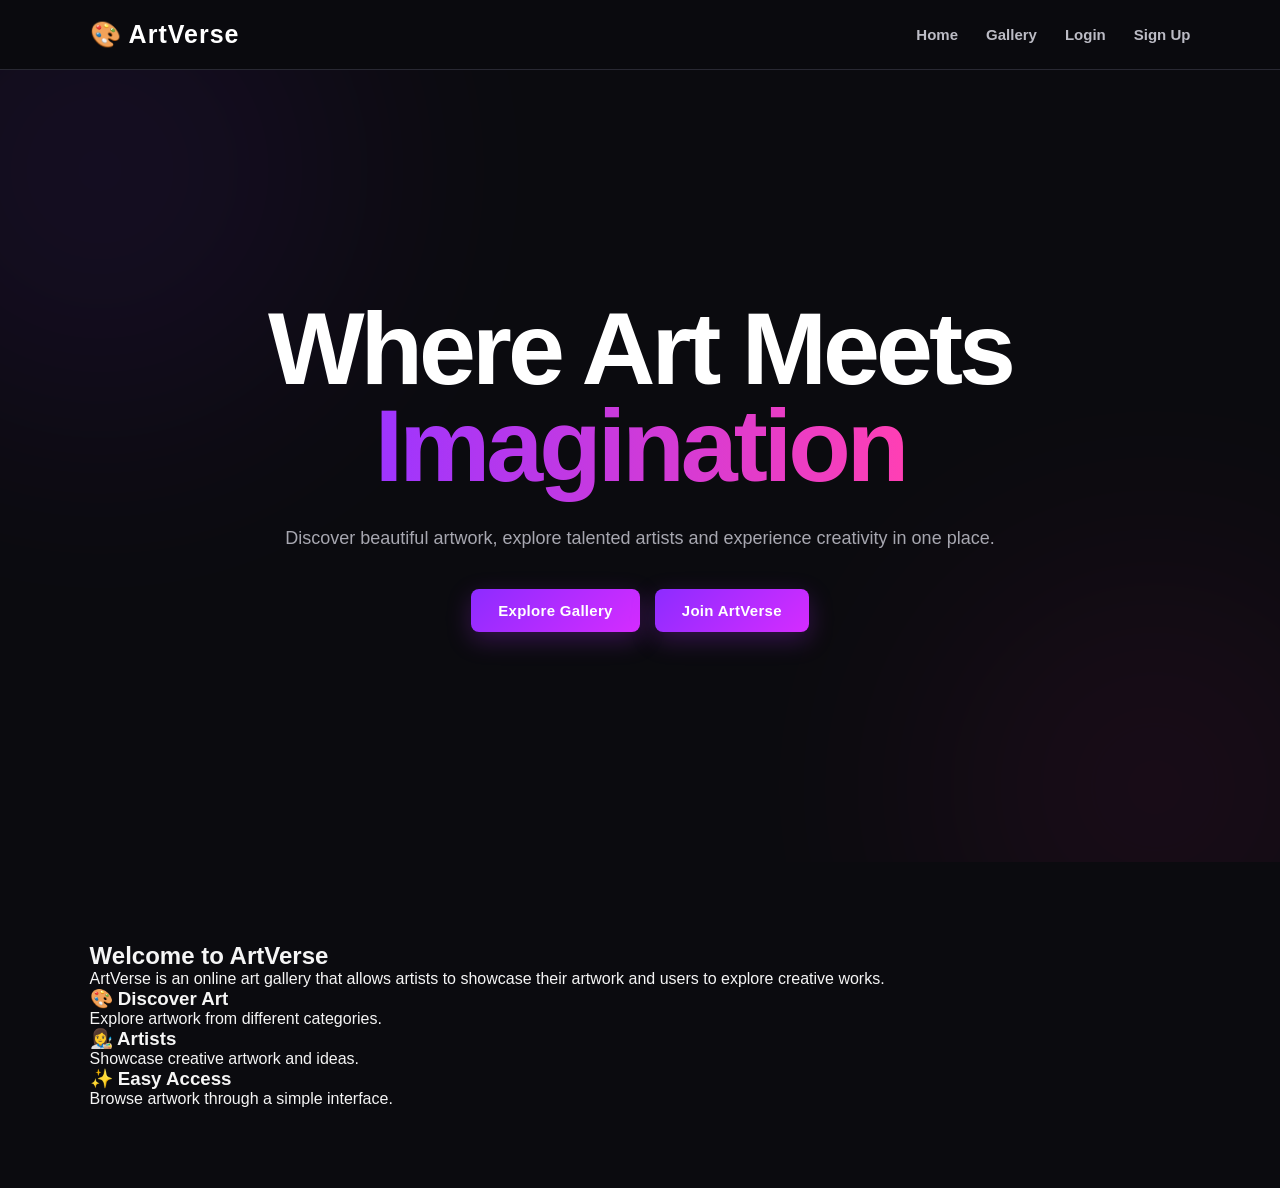
<file: index.html>
<!DOCTYPE html>
<html lang="en">

<head>
    <meta charset="UTF-8">
    <meta name="viewport" content="width=device-width, initial-scale=1.0">
    <title>ArtVerse - Online Art Gallery</title>
    <link rel="stylesheet" href="style.css">
</head>

<body>

    <nav class="navbar">
        <h2>🎨 ArtVerse</h2>

        <div class="nav-links">
            <a href="index.html">Home</a>
            <a href="gallery.html">Gallery</a>
            <a href="login.html">Login</a>
            <a href="signup.html" class="nav-btn">Sign Up</a>
        </div>
    </nav>

    <section class="hero">

        <div class="hero-content">
            <h1>Where Art Meets <span>Imagination</span></h1>

            <p>
                Discover beautiful artwork, explore talented artists
                and experience creativity in one place.
            </p>

            <div class="hero-buttons">
                <a href="gallery.html" class="btn">Explore Gallery</a>
                <a href="signup.html" class="btn secondary">Join ArtVerse</a>
            </div>
        </div>

    </section>

    <section class="about">

        <h2>Welcome to ArtVerse</h2>

        <p>
            ArtVerse is an online art gallery that allows artists to
            showcase their artwork and users to explore creative works.
        </p>

        <div class="feature-container">

            <div class="feature-card">
                <h3>🎨 Discover Art</h3>
                <p>Explore artwork from different categories.</p>
            </div>

            <div class="feature-card">
                <h3>👩‍🎨 Artists</h3>
                <p>Showcase creative artwork and ideas.</p>
            </div>

            <div class="feature-card">
                <h3>✨ Easy Access</h3>
                <p>Browse artwork through a simple interface.</p>
            </div>

        </div>

    </section>

</body>

</html>
</file>
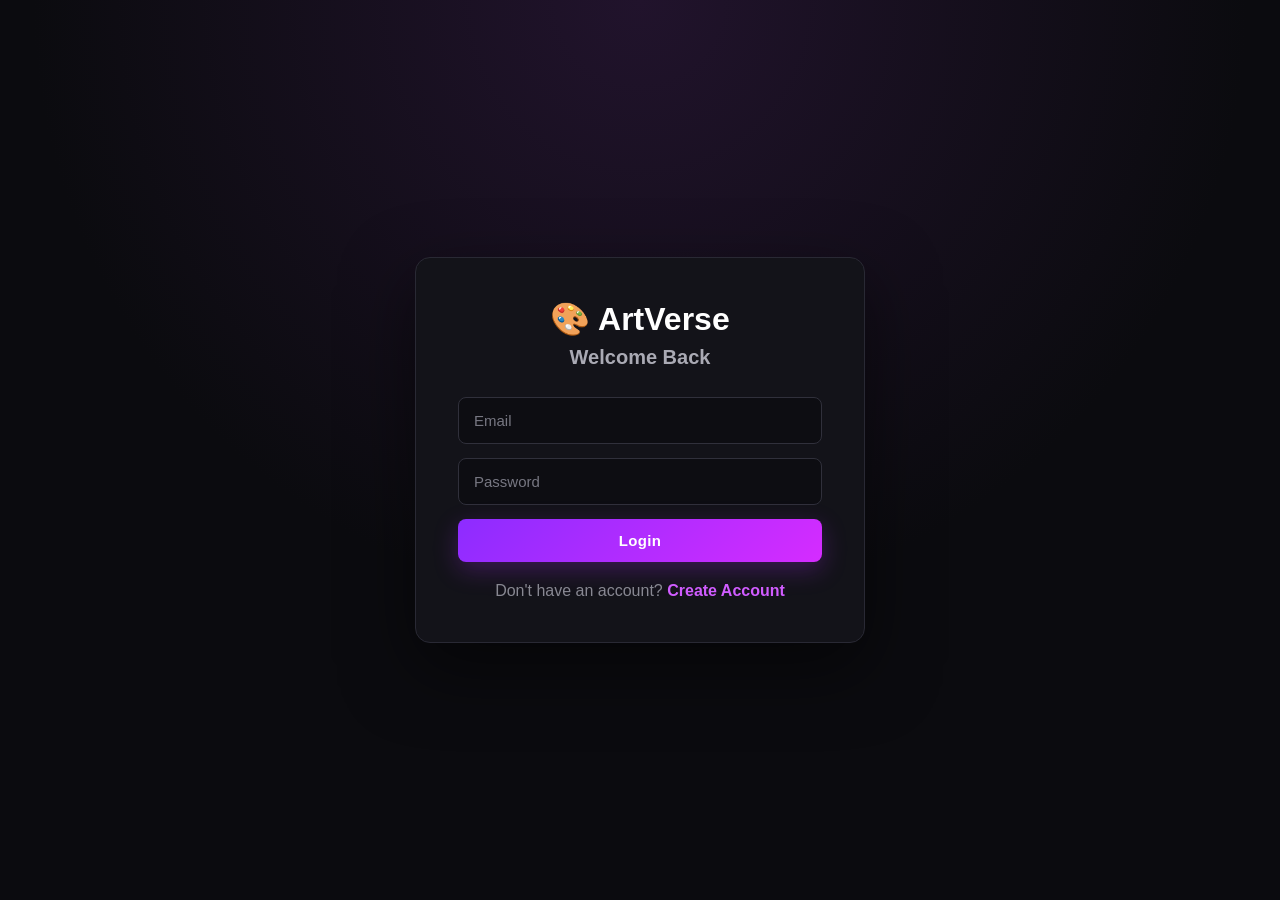
<file: artist-dashboard.html>
<!DOCTYPE html>
<html lang="en">

<head>

    <meta charset="UTF-8">

    <meta
        name="viewport"
        content="width=device-width, initial-scale=1.0"
    >

    <title>Artist Dashboard - ArtVerse</title>

    <link rel="stylesheet" href="style.css">

</head>

<body>

    <nav class="navbar">

        <h2>🎨 ArtVerse Artist</h2>

        <div class="nav-links">

            <a href="artist-dashboard.html">
                Dashboard
            </a>

            <a href="gallery.html">
                Gallery
            </a>

            <button
                onclick="logout()"
                class="logout-btn"
            >
                Logout
            </button>

        </div>

    </nav>


    <section class="admin-section">

        <h1>
            Welcome, <span id="artistName"></span> 🎨
        </h1>

        <p>
            Showcase your creativity on ArtVerse.
        </p>


        <!-- ADD ARTWORK -->

        <div class="admin-form">

            <h2>Upload Your Artwork</h2>

            <input
                type="text"
                id="artTitle"
                placeholder="Artwork Title"
            >

            <textarea
                id="artDescription"
                placeholder="Artwork Description"
            ></textarea>

            <input
                type="number"
                id="artPrice"
                placeholder="Price in ₹"
            >

            <label>
                Select Your Artwork
            </label>

            <input
                type="file"
                id="artImage"
                accept="image/*"
            >

            <button
                onclick="addArtwork()"
                class="btn"
            >
                Add Artwork
            </button>

        </div>


        <h2 class="manage-title">
            My Artworks
        </h2>


        <div
            id="artistArtworkContainer"
            class="gallery-grid"
        ></div>

    </section>


    <script src="js/artist.js"></script>

</body>

</html>
</file>
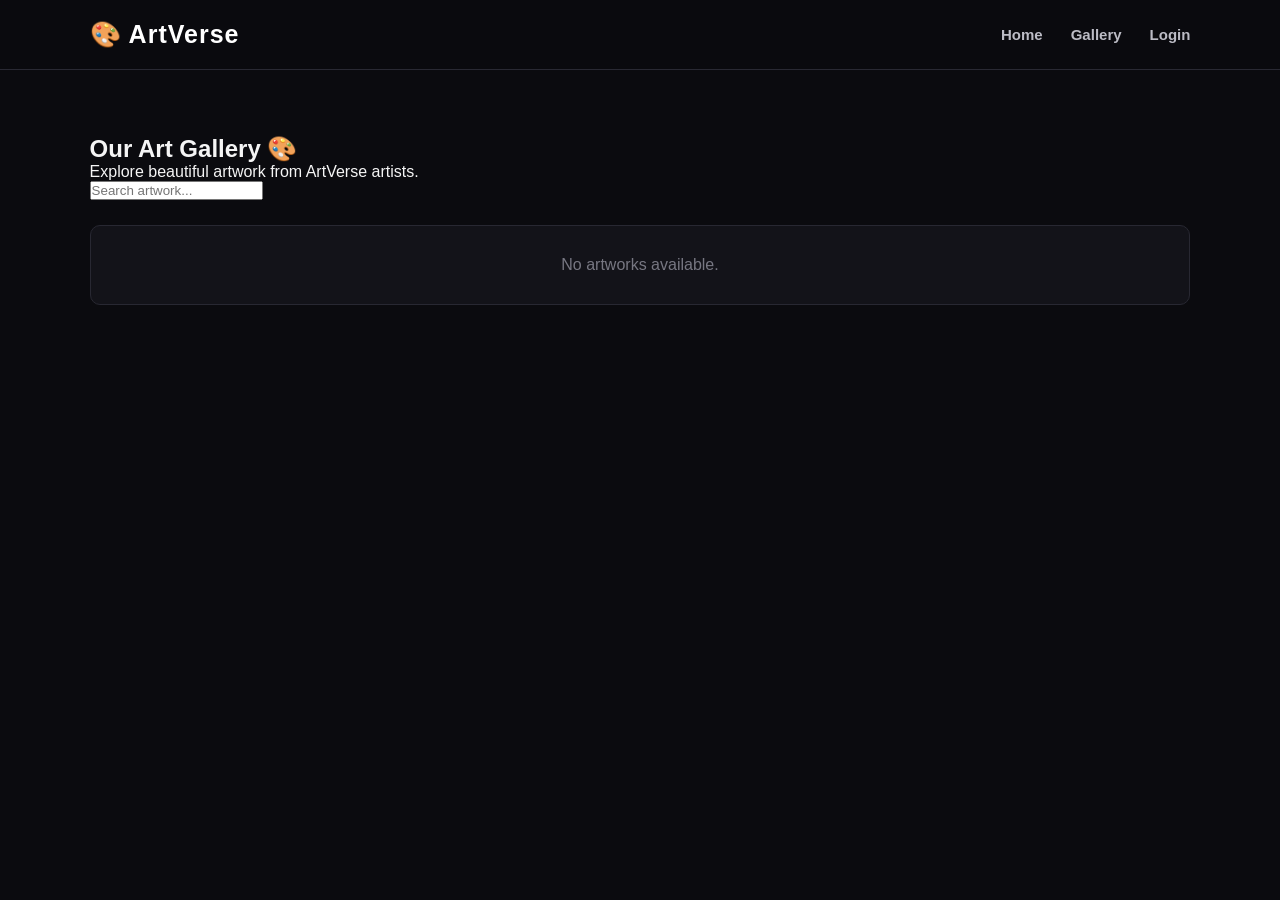
<file: gallery.html>
<!DOCTYPE html>
<html lang="en">

<head>

    <meta charset="UTF-8">

    <meta
        name="viewport"
        content="width=device-width, initial-scale=1.0"
    >

    <title>Gallery - ArtVerse</title>

    <link rel="stylesheet" href="style.css">

</head>


<body>


    <nav class="navbar">

        <h2>🎨 ArtVerse</h2>

        <div class="nav-links">

            <a href="index.html">Home</a>

            <a href="gallery.html">Gallery</a>

            <a href="login.html">Login</a>

        </div>

    </nav>


    <section class="gallery-section">

        <h1>Our Art Gallery 🎨</h1>

        <p>
            Explore beautiful artwork from ArtVerse artists.
        </p>


        <input
            type="text"
            id="searchInput"
            class="search-box"
            placeholder="Search artwork..."
        >


        <div
            id="galleryContainer"
            class="gallery-grid"
        ></div>

    </section>


    <script>

        // Get artworks

        let artworks =
            JSON.parse(
                localStorage.getItem("artworks")
            ) || [];


        const container =
            document.getElementById(
                "galleryContainer"
            );


        function displayArtworks(list) {

            container.innerHTML = "";


            if (list.length === 0) {

                container.innerHTML =
                    "<p>No artworks available.</p>";

                return;
            }


            list.forEach(function(art) {

                const card =
                    document.createElement("div");

                card.className =
                    "art-card";


                card.innerHTML = `

                    <img
                        src="${art.image}"
                        alt="${art.title}"
                    >

                    <div class="art-info">

                        <h3>
                            ${art.title}
                        </h3>

                        <p>
                            ${art.description}
                        </p>

                        <h4>
                            ₹${art.price}
                        </h4>

                        <small>
                            Artist: ${art.artist}
                        </small>

                    </div>

                `;


                container.appendChild(card);

            });

        }


        // Display artworks

        displayArtworks(artworks);


        // Search

        document
            .getElementById("searchInput")
            .addEventListener("input", function() {

                const search =
                    this.value.toLowerCase();


                const filtered =
                    artworks.filter(function(art) {

                        return art.title
                            .toLowerCase()
                            .includes(search);

                    });


                displayArtworks(filtered);

            });

    </script>


</body>

</html>
</file>
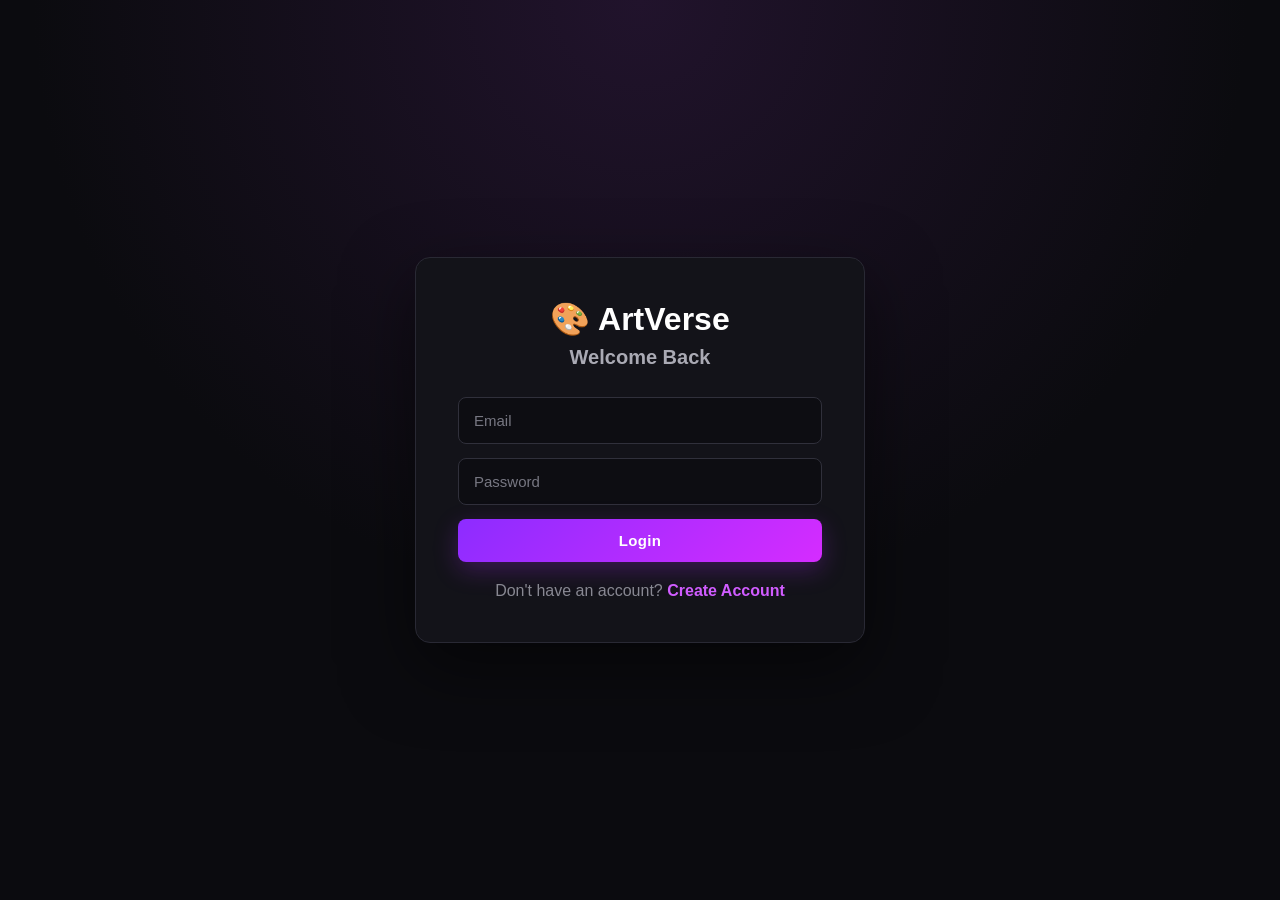
<file: login.html>
<!DOCTYPE html>
<html lang="en">

<head>

    <meta charset="UTF-8">

    <meta
        name="viewport"
        content="width=device-width, initial-scale=1.0"
    >

    <title>Login - ArtVerse</title>

    <link rel="stylesheet" href="style.css">

</head>

<body>

    <div class="form-container">

        <div class="form-box">

            <h1>🎨 ArtVerse</h1>

            <h2>Welcome Back</h2>

            <form id="loginForm">

                <input
                    type="email"
                    id="loginEmail"
                    placeholder="Email"
                    required
                >

                <input
                    type="password"
                    id="loginPassword"
                    placeholder="Password"
                    required
                >

                <button
                    type="submit"
                    class="btn"
                >
                    Login
                </button>

            </form>

            <p id="loginMessage"></p>

            <p>
                Don't have an account?
                <a href="signup.html">Create Account</a>
            </p>

        </div>

    </div>

    <script src="js/auth.js"></script>

</body>

</html>
</file>
<file: style.css>
/* =====================================================
   ARTVERSE — PREMIUM DARK ART GALLERY
===================================================== */

* {
    margin: 0;
    padding: 0;
    box-sizing: border-box;
}

html {
    scroll-behavior: smooth;
}

body {
    font-family: "Segoe UI", Arial, sans-serif;
    background: #0b0b0f;
    color: #f5f5f5;
    min-height: 100vh;
}


/* =====================================================
   NAVBAR
===================================================== */

.navbar {
    width: 100%;
    padding: 20px 7%;
    background: rgba(11, 11, 15, 0.94);
    border-bottom: 1px solid #292933;
    display: flex;
    justify-content: space-between;
    align-items: center;
    position: sticky;
    top: 0;
    z-index: 1000;
    backdrop-filter: blur(15px);
}

.navbar h2 {
    color: #ffffff;
    font-size: 25px;
    letter-spacing: 1px;
}

.navbar h2::first-letter {
    color: #c84cff;
}

.nav-links {
    display: flex;
    align-items: center;
    gap: 28px;
}

.nav-links a {
    color: #bcbcc5;
    text-decoration: none;
    font-size: 15px;
    font-weight: 600;
    transition: 0.3s;
}

.nav-links a:hover {
    color: #d45cff;
}


/* =====================================================
   BUTTONS
===================================================== */

.btn {
    display: inline-block;
    border: none;
    padding: 13px 27px;
    border-radius: 8px;
    background: linear-gradient(
        135deg,
        #8d2cff,
        #d52cff
    );
    color: white;
    font-size: 15px;
    font-weight: 700;
    cursor: pointer;
    text-decoration: none;
    letter-spacing: 0.3px;
    transition: 0.3s;
    box-shadow: 0 8px 25px rgba(180, 45, 255, 0.25);
}

.btn:hover {
    transform: translateY(-3px);
    box-shadow:
        0 12px 35px rgba(190, 50, 255, 0.4);
}

.logout-btn {
    border: 1px solid #3b3b48;
    padding: 9px 18px;
    border-radius: 7px;
    background: #16161d;
    color: #eeeeee;
    font-weight: 600;
    cursor: pointer;
    transition: 0.3s;
}

.logout-btn:hover {
    background: #252530;
    border-color: #c84cff;
    color: #d45cff;
}


/* =====================================================
   HERO
===================================================== */

.hero {
    min-height: 88vh;
    padding: 100px 8%;
    display: flex;
    justify-content: center;
    align-items: center;
    text-align: center;
    position: relative;
    overflow: hidden;
}

.hero::before {
    content: "";
    position: absolute;
    width: 500px;
    height: 500px;
    background: #8d2cff;
    opacity: 0.08;
    filter: blur(120px);
    border-radius: 50%;
    top: -150px;
    left: -150px;
}

.hero::after {
    content: "";
    position: absolute;
    width: 450px;
    height: 450px;
    background: #ff2cac;
    opacity: 0.06;
    filter: blur(120px);
    border-radius: 50%;
    bottom: -150px;
    right: -100px;
}

.hero-content {
    max-width: 950px;
    position: relative;
    z-index: 2;
}

.hero h1 {
    font-size: clamp(55px, 8vw, 105px);
    line-height: 0.95;
    font-weight: 900;
    letter-spacing: -4px;
    color: #ffffff;
    margin-bottom: 28px;
}

.hero h1 span {
    background: linear-gradient(
        90deg,
        #9d35ff,
        #ff3fb4
    );
    -webkit-background-clip: text;
    -webkit-text-fill-color: transparent;
}

.hero p {
    max-width: 720px;
    margin: 0 auto 35px;
    font-size: 18px;
    line-height: 1.8;
    color: #a7a7b0;
}

.hero-buttons {
    display: flex;
    justify-content: center;
    gap: 15px;
    flex-wrap: wrap;
}


/* =====================================================
   SECTIONS
===================================================== */

section {
    padding: 80px 7%;
}

.section-title {
    text-align: center;
    color: #ffffff;
    font-size: 40px;
    font-weight: 800;
    margin-bottom: 45px;
}


/* =====================================================
   FORMS
===================================================== */

.form-container {
    min-height: 100vh;
    display: flex;
    justify-content: center;
    align-items: center;
    padding: 30px;
    background:
        radial-gradient(
            circle at top,
            #21132c,
            #0b0b0f 55%
        );
}

.form-box {
    width: 100%;
    max-width: 450px;
    background: #131319;
    padding: 42px;
    border: 1px solid #292934;
    border-radius: 15px;
    text-align: center;
    box-shadow:
        0 25px 70px rgba(0, 0, 0, 0.5);
}

.form-box h1 {
    color: #ffffff;
    margin-bottom: 8px;
    font-size: 32px;
}

.form-box h2 {
    color: #aaaab4;
    margin-bottom: 28px;
    font-size: 20px;
}

.form-box form {
    display: flex;
    flex-direction: column;
    gap: 14px;
}

.form-box input,
.form-box select,
.form-box textarea {
    width: 100%;
    padding: 14px 15px;
    border: 1px solid #30303b;
    border-radius: 8px;
    outline: none;
    font-size: 15px;
    color: #ffffff;
    background: #0d0d12;
    transition: 0.3s;
}

.form-box input::placeholder,
.form-box textarea::placeholder {
    color: #777782;
}

.form-box input:focus,
.form-box select:focus,
.form-box textarea:focus {
    border-color: #b23cff;
    box-shadow:
        0 0 0 3px rgba(178, 60, 255, 0.1);
}

.form-box p {
    margin-top: 20px;
    color: #888892;
}

.form-box a {
    color: #d05cff;
    font-weight: 600;
    text-decoration: none;
}

.form-box a:hover {
    color: #ffffff;
}

.role-label {
    display: block;
    text-align: left;
    margin-top: 5px;
    margin-bottom: -5px;
    font-weight: 600;
    color: #c65cff;
}

#message,
#loginMessage {
    color: #d45cff;
    font-weight: 600;
}


/* =====================================================
   DASHBOARD
===================================================== */

.dashboard,
.admin-section {
    padding: 65px 7%;
}

.dashboard h1,
.admin-section h1 {
    color: #ffffff;
    font-size: 42px;
    font-weight: 800;
    margin-bottom: 10px;
}

.dashboard h1 span {
    color: #d253ff;
}

.dashboard > p,
.admin-section > p {
    color: #888892;
    margin-bottom: 40px;
    font-size: 17px;
}


/* =====================================================
   DASHBOARD CARDS
===================================================== */

.dashboard-cards {
    display: grid;
    grid-template-columns:
        repeat(auto-fit, minmax(230px, 1fr));
    gap: 22px;
    margin-top: 30px;
}

.dashboard-card {
    background: #131319;
    padding: 30px;
    border-radius: 12px;
    border: 1px solid #282832;
    transition: 0.3s;
    position: relative;
    overflow: hidden;
}

.dashboard-card::before {
    content: "";
    position: absolute;
    left: 0;
    top: 0;
    width: 100%;
    height: 2px;
    background: linear-gradient(
        90deg,
        #8d2cff,
        #ff36b8
    );
}

.dashboard-card:hover {
    transform: translateY(-6px);
    border-color: #703090;
    box-shadow:
        0 15px 35px rgba(0, 0, 0, 0.35);
}

.dashboard-card h2 {
    color: #ffffff;
    margin-bottom: 14px;
}

.dashboard-card h3 {
    font-size: 42px;
    color: #d451ff;
}

.dashboard-card p {
    color: #888892;
    line-height: 1.7;
    margin-bottom: 20px;
}


/* =====================================================
   GALLERY
===================================================== */

.gallery-section {
    padding: 65px 7%;
}

.gallery-title {
    text-align: center;
    font-size: 50px;
    font-weight: 900;
    color: #ffffff;
    margin-bottom: 12px;
}

.gallery-subtitle {
    text-align: center;
    color: #888892;
    margin-bottom: 40px;
}


/* =====================================================
   SEARCH
===================================================== */

.search-container {
    display: flex;
    justify-content: center;
    margin-bottom: 45px;
}

.search-container input {
    width: min(550px, 90%);
    padding: 15px 20px;
    border: 1px solid #30303b;
    border-radius: 8px;
    outline: none;
    font-size: 15px;
    color: white;
    background: #131319;
}

.search-container input::placeholder {
    color: #70707a;
}

.search-container input:focus {
    border-color: #b33cff;
}


/* =====================================================
   ARTWORK GRID
===================================================== */

.gallery-grid {
    display: grid;
    grid-template-columns:
        repeat(auto-fit, minmax(250px, 1fr));
    gap: 28px;
    margin-top: 25px;
}


/* =====================================================
   ARTWORK CARD
===================================================== */

.art-card {
    background: #131319;
    border: 1px solid #282832;
    border-radius: 12px;
    overflow: hidden;
    transition: 0.35s;
}

.art-card:hover {
    transform: translateY(-8px);
    border-color: #a338d2;
    box-shadow:
        0 20px 45px rgba(0, 0, 0, 0.45);
}

.art-card img {
    width: 100%;
    height: 290px;
    object-fit: cover;
    display: block;
    background: #18181f;
    transition: 0.4s;
}

.art-card:hover img {
    transform: scale(1.03);
}

.art-info {
    padding: 22px;
}

.art-info h3 {
    color: #ffffff;
    font-size: 21px;
    margin-bottom: 10px;
}

.art-info p {
    color: #898993;
    line-height: 1.6;
    margin-bottom: 8px;
}

.art-info h4 {
    color: #d353ff;
    font-size: 19px;
    margin: 14px 0;
}


/* =====================================================
   ADMIN / ARTIST FORM
===================================================== */

.admin-form {
    max-width: 700px;
    background: #131319;
    padding: 32px;
    border-radius: 12px;
    border: 1px solid #282832;
    margin-top: 30px;
    box-shadow:
        0 15px 40px rgba(0, 0, 0, 0.3);
}

.admin-form h2 {
    color: #ffffff;
    margin-bottom: 25px;
}

.admin-form input,
.admin-form textarea {
    width: 100%;
    padding: 14px 15px;
    margin-bottom: 16px;
    border: 1px solid #30303b;
    border-radius: 8px;
    outline: none;
    font-size: 15px;
    font-family: inherit;
    color: #ffffff;
    background: #0d0d12;
}

.admin-form input::placeholder,
.admin-form textarea::placeholder {
    color: #70707a;
}

.admin-form textarea {
    min-height: 110px;
    resize: vertical;
}

.admin-form input:focus,
.admin-form textarea:focus {
    border-color: #b33cff;
}

.admin-form input[type="file"] {
    background: #17171e;
    cursor: pointer;
}

.admin-form label {
    display: block;
    margin-bottom: 9px;
    color: #c85cff;
    font-weight: 600;
}


/* =====================================================
   MANAGE TITLE
===================================================== */

.manage-title {
    color: #ffffff;
    font-size: 30px;
    margin-top: 60px;
    margin-bottom: 15px;
}


/* =====================================================
   EDIT / DELETE BUTTONS
===================================================== */

.admin-buttons {
    display: flex;
    gap: 10px;
    margin-top: 16px;
}

.edit-btn,
.delete-btn {
    border: none;
    padding: 9px 17px;
    border-radius: 7px;
    cursor: pointer;
    font-weight: 700;
    transition: 0.3s;
}

.edit-btn {
    background: #27203b;
    color: #c996ff;
    border: 1px solid #49366d;
}

.edit-btn:hover {
    background: #372752;
}

.delete-btn {
    background: #321c25;
    color: #ff6f9c;
    border: 1px solid #633141;
}

.delete-btn:hover {
    background: #4b202f;
}


/* =====================================================
   EMPTY MESSAGE
===================================================== */

.gallery-grid > p {
    background: #131319;
    border: 1px solid #282832;
    padding: 30px;
    border-radius: 10px;
    color: #777782;
    text-align: center;
}


/* =====================================================
   FOOTER
===================================================== */

footer {
    background: #08080b;
    color: #777782;
    text-align: center;
    padding: 30px;
    margin-top: 70px;
    border-top: 1px solid #25252e;
}

footer p {
    margin: 5px;
}


/* =====================================================
   RESPONSIVE
===================================================== */

@media (max-width: 768px) {

    .navbar {
        padding: 16px 5%;
        flex-direction: column;
        gap: 18px;
    }

    .nav-links {
        gap: 15px;
        flex-wrap: wrap;
        justify-content: center;
    }

    .hero {
        min-height: 75vh;
        padding: 70px 5%;
    }

    .hero h1 {
        font-size: 55px;
        letter-spacing: -2px;
    }

    .hero p {
        font-size: 16px;
    }

    section,
    .dashboard,
    .admin-section,
    .gallery-section {
        padding: 50px 5%;
    }

    .dashboard h1,
    .admin-section h1 {
        font-size: 32px;
    }

    .gallery-title {
        font-size: 38px;
    }

    .form-box {
        padding: 32px 22px;
    }
}


@media (max-width: 480px) {

    .navbar h2 {
        font-size: 21px;
    }

    .nav-links {
        gap: 10px;
    }

    .nav-links a {
        font-size: 13px;
    }

    .logout-btn {
        padding: 7px 12px;
        font-size: 12px;
    }

    .hero h1 {
        font-size: 42px;
    }

    .hero-buttons {
        flex-direction: column;
        align-items: center;
    }

    .btn {
        width: 100%;
        text-align: center;
    }

    .admin-buttons {
        flex-direction: column;
    }

    .edit-btn,
    .delete-btn {
        width: 100%;
    }

    .art-card img {
        height: 230px;
    }
}
</file>
